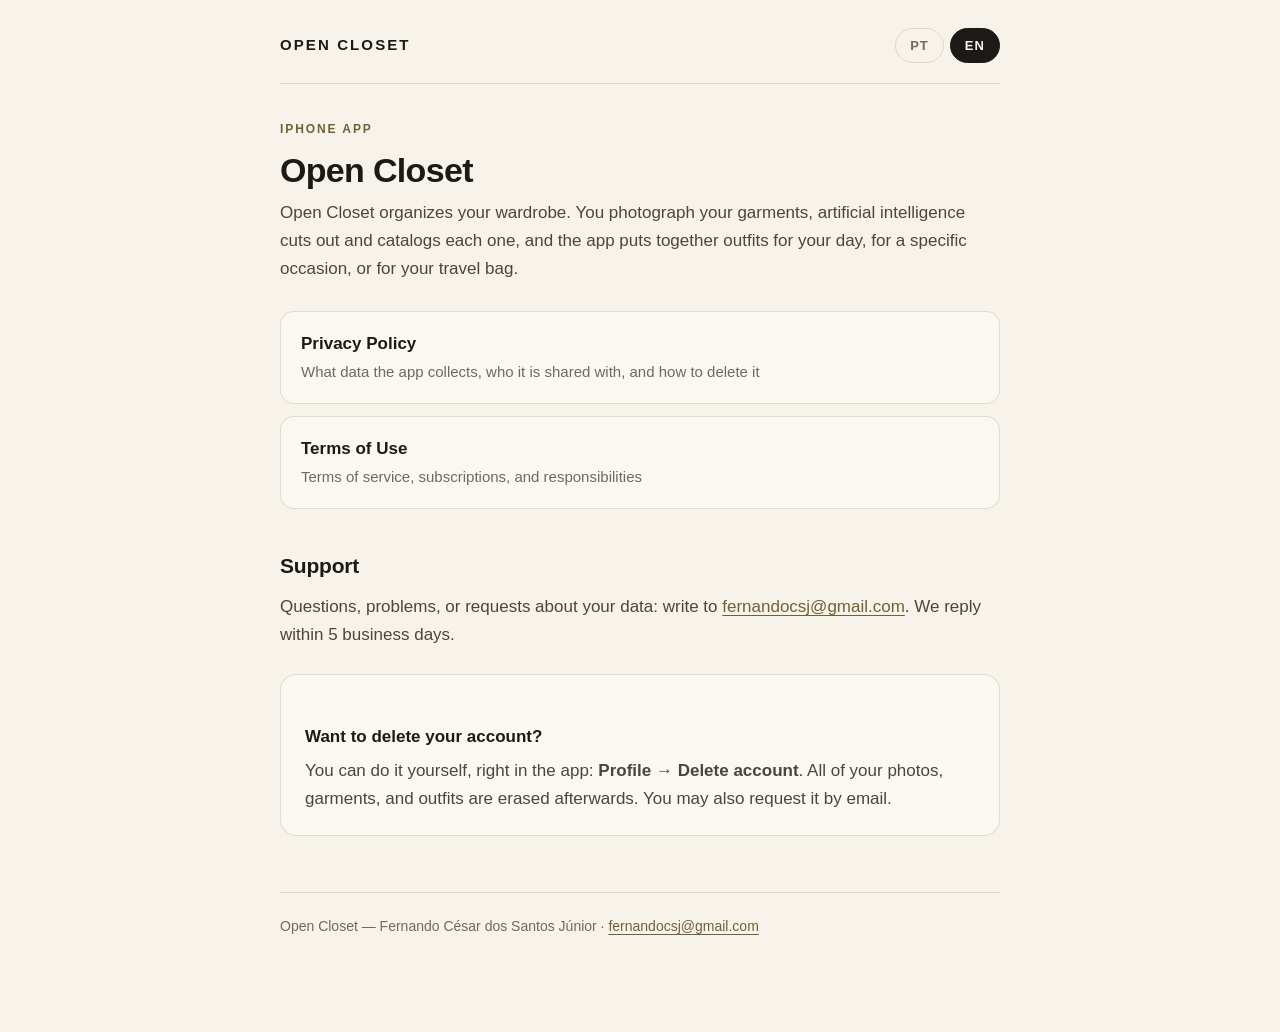
<file: index.html>
<!doctype html>
<html lang="pt-BR">
<head>
<meta charset="utf-8">
<meta name="viewport" content="width=device-width, initial-scale=1">
<title>Open Closet</title>
<link rel="stylesheet" href="style.css">
<script src="lang.js" defer></script>
</head>
<body>
<div class="wrap">

<header class="top">
  <a class="brand" href="./">Open Closet</a>
  <div class="langswitch">
    <button type="button" data-set="pt" aria-pressed="true">PT</button>
    <button type="button" data-set="en" aria-pressed="false">EN</button>
  </div>
</header>

<main>

<section data-lang="pt" class="is-active">
  <p class="eyebrow">Aplicativo para iPhone</p>
  <h1>Open Closet</h1>
  <p>O Open Closet organiza o seu guarda-roupa. Você fotografa as suas peças, a inteligência artificial recorta e cataloga cada uma, e o app monta looks para o seu dia, para uma ocasião específica ou para a sua mala de viagem.</p>

  <ul class="links">
    <li><a href="privacidade.html">Política de Privacidade<span>Quais dados o app coleta, com quem são compartilhados e como excluí-los</span></a></li>
    <li><a href="termos.html">Termos de Uso<span>Condições de uso, assinaturas e responsabilidades</span></a></li>
  </ul>

  <h2>Suporte</h2>
  <p>Dúvidas, problemas ou pedidos relacionados aos seus dados: escreva para <a href="mailto:fernandocsj@gmail.com">fernandocsj@gmail.com</a>. Respondemos em até 5 dias úteis.</p>

  <div class="card">
    <h3>Quer excluir a sua conta?</h3>
    <p>Você pode fazer isso sozinho, direto no app: <strong>Perfil → Excluir conta</strong>. Todas as suas fotos, peças e looks são apagados em seguida. Se preferir, peça por e-mail.</p>
  </div>
</section>

<section data-lang="en">
  <p class="eyebrow">iPhone app</p>
  <h1>Open Closet</h1>
  <p>Open Closet organizes your wardrobe. You photograph your garments, artificial intelligence cuts out and catalogs each one, and the app puts together outfits for your day, for a specific occasion, or for your travel bag.</p>

  <ul class="links">
    <li><a href="privacidade.html">Privacy Policy<span>What data the app collects, who it is shared with, and how to delete it</span></a></li>
    <li><a href="termos.html">Terms of Use<span>Terms of service, subscriptions, and responsibilities</span></a></li>
  </ul>

  <h2>Support</h2>
  <p>Questions, problems, or requests about your data: write to <a href="mailto:fernandocsj@gmail.com">fernandocsj@gmail.com</a>. We reply within 5 business days.</p>

  <div class="card">
    <h3>Want to delete your account?</h3>
    <p>You can do it yourself, right in the app: <strong>Profile → Delete account</strong>. All of your photos, garments, and outfits are erased afterwards. You may also request it by email.</p>
  </div>
</section>

</main>

<footer>
  <p>Open Closet — Fernando César dos Santos Júnior · <a href="mailto:fernandocsj@gmail.com">fernandocsj@gmail.com</a></p>
</footer>

</div>
</body>
</html>
</file>
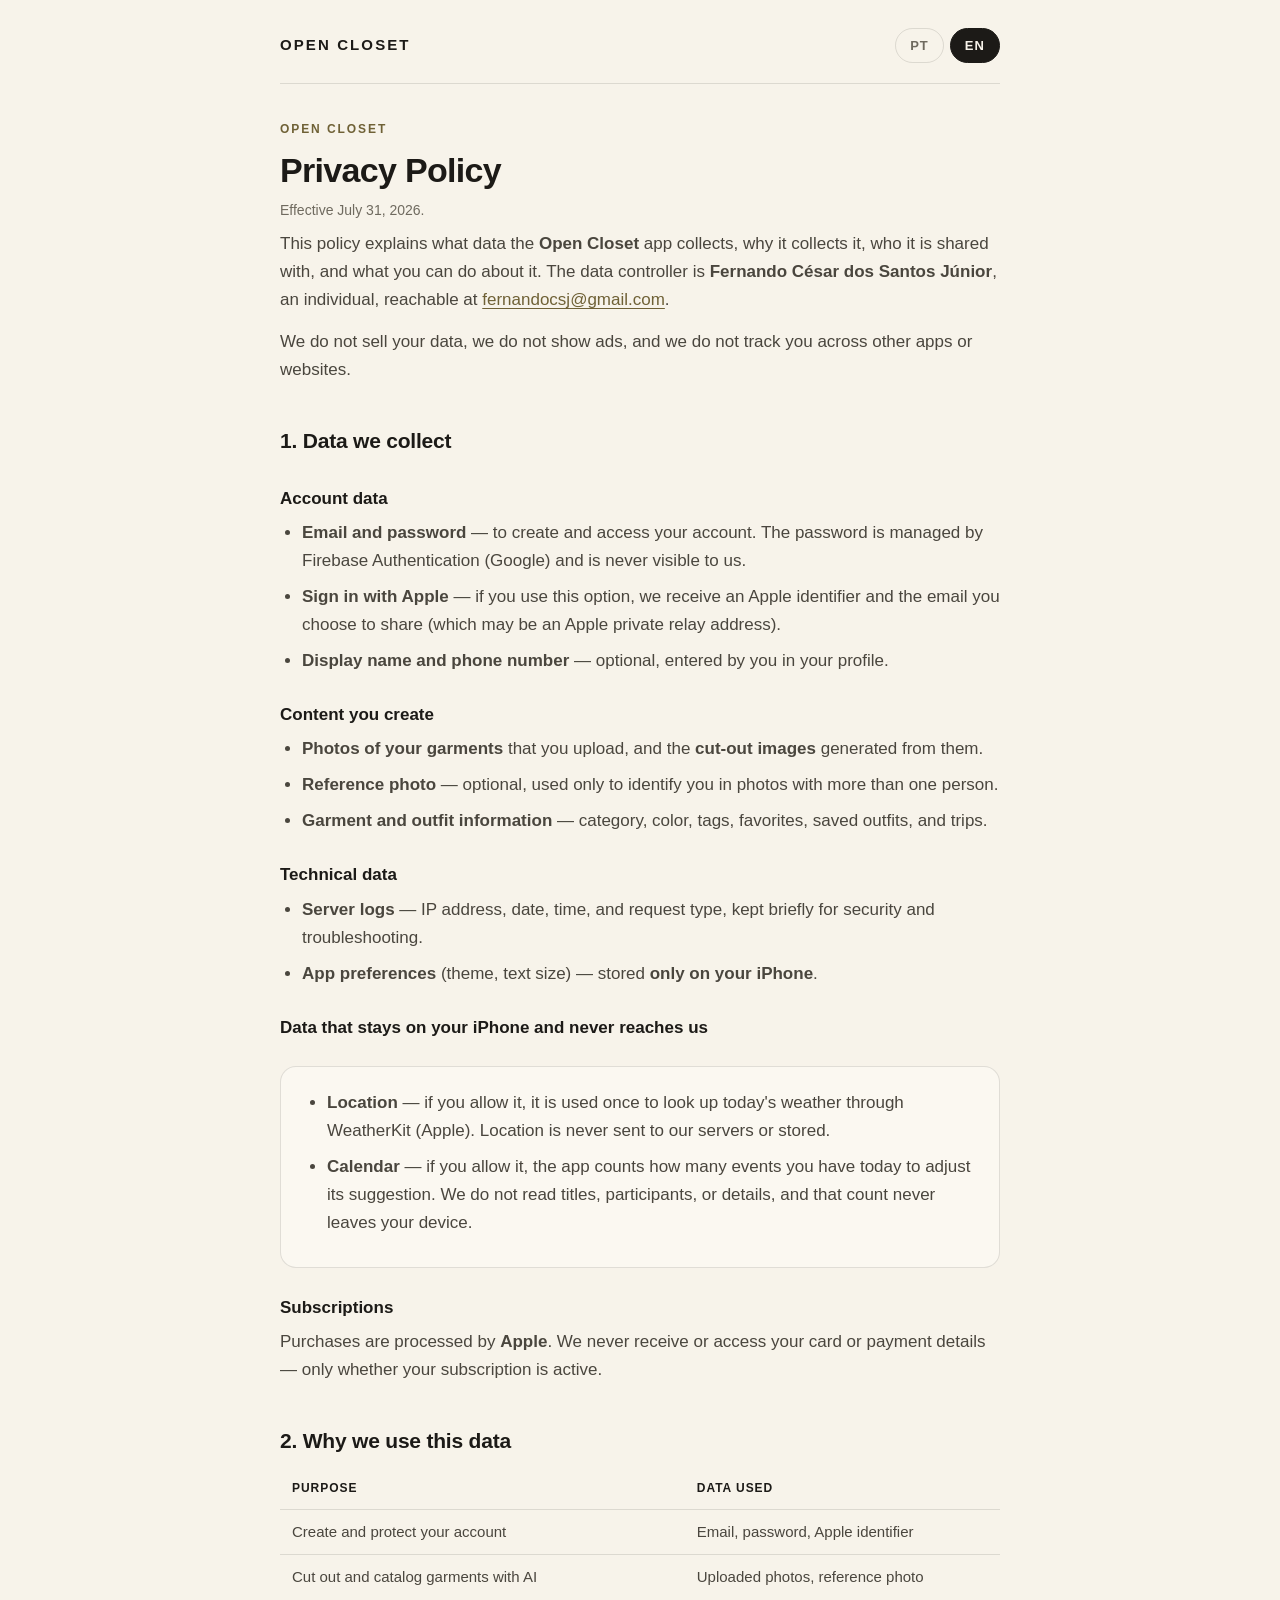
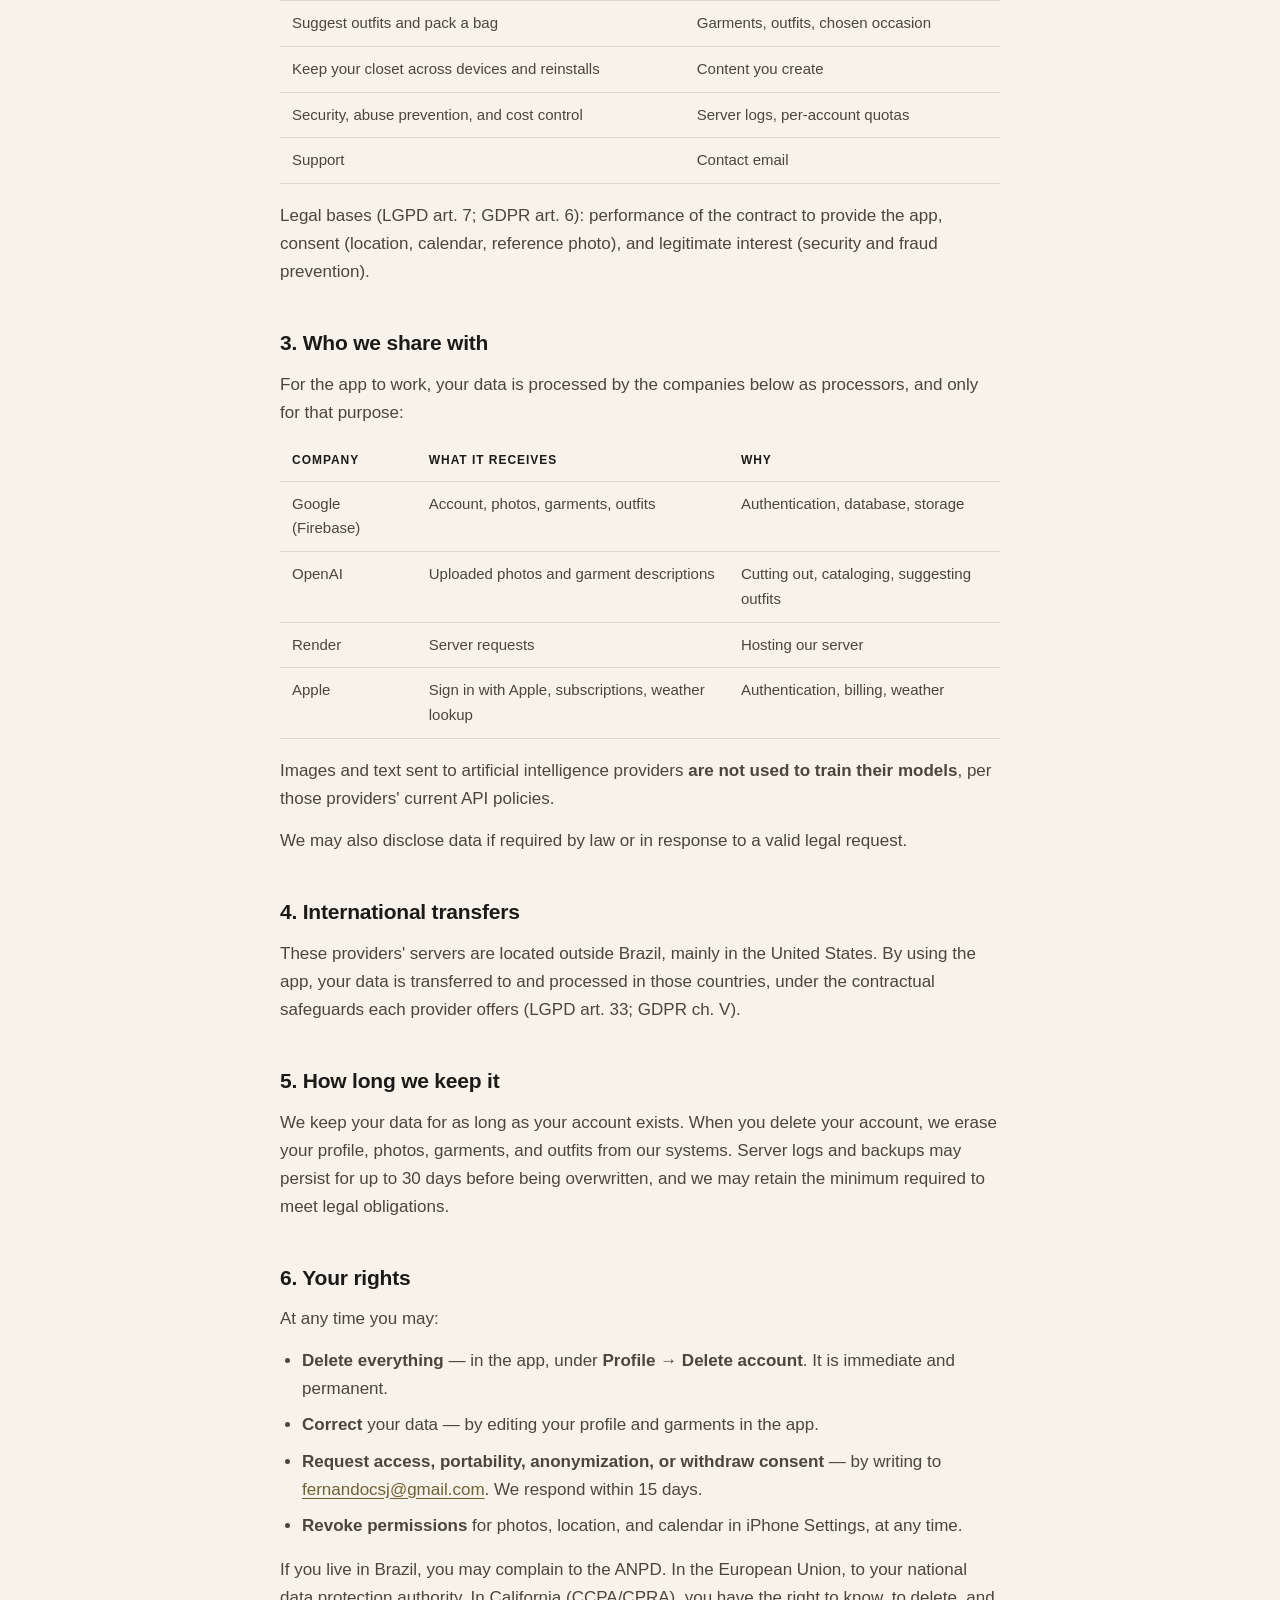
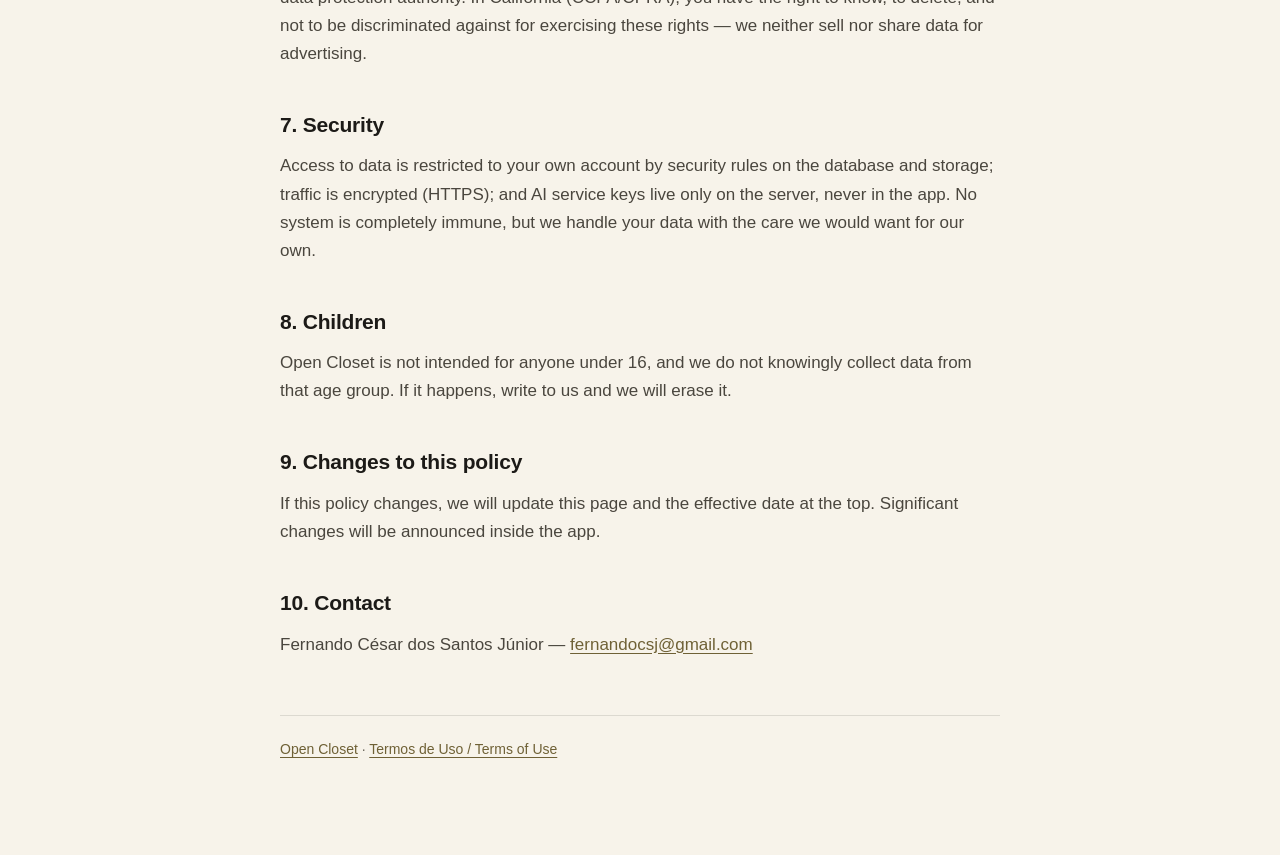
<file: privacidade.html>
<!doctype html>
<html lang="pt-BR">
<head>
<meta charset="utf-8">
<meta name="viewport" content="width=device-width, initial-scale=1">
<title>Política de Privacidade — Open Closet</title>
<link rel="stylesheet" href="style.css">
<script src="lang.js" defer></script>
</head>
<body>
<div class="wrap">

<header class="top">
  <a class="brand" href="./">Open Closet</a>
  <div class="langswitch">
    <button type="button" data-set="pt" aria-pressed="true">PT</button>
    <button type="button" data-set="en" aria-pressed="false">EN</button>
  </div>
</header>

<main>

<!-- ===================== PORTUGUÊS ===================== -->
<section data-lang="pt" class="is-active">
  <p class="eyebrow">Open Closet</p>
  <h1>Política de Privacidade</h1>
  <p class="updated">Vigente desde 31 de julho de 2026.</p>

  <p>Esta política explica quais dados o aplicativo <strong>Open Closet</strong> coleta, por que coleta, com quem compartilha e o que você pode fazer a respeito. O responsável pelo tratamento dos dados (controlador) é <strong>Fernando César dos Santos Júnior</strong>, pessoa física, contato <a href="mailto:fernandocsj@gmail.com">fernandocsj@gmail.com</a>.</p>

  <p>Nós não vendemos os seus dados, não exibimos publicidade e não rastreamos você em outros aplicativos ou sites.</p>

  <h2>1. Dados que coletamos</h2>

  <h3>Dados de conta</h3>
  <ul>
    <li><strong>E-mail e senha</strong> — para criar e acessar a sua conta. A senha é gerenciada pelo Firebase Authentication (Google) e nunca fica visível para nós.</li>
    <li><strong>Login com a Apple</strong> — se você usar esta opção, recebemos um identificador da Apple e o e-mail que você escolher informar (que pode ser um endereço privado de encaminhamento da Apple).</li>
    <li><strong>Nome de exibição e telefone</strong> — opcionais, preenchidos por você no perfil.</li>
  </ul>

  <h3>Conteúdo que você cria</h3>
  <ul>
    <li><strong>Fotos das suas peças de roupa</strong> que você envia, e as <strong>imagens recortadas</strong> geradas a partir delas.</li>
    <li><strong>Foto de referência</strong> — opcional, usada apenas para identificar você em fotos com mais de uma pessoa.</li>
    <li><strong>Informações das peças e looks</strong> — categoria, cor, etiquetas, favoritos, combinações salvas e viagens.</li>
  </ul>

  <h3>Dados técnicos</h3>
  <ul>
    <li><strong>Registros do servidor</strong> — endereço IP, data, hora e tipo de requisição, guardados por curto período para segurança e diagnóstico.</li>
    <li><strong>Preferências do app</strong> (tema, tamanho do texto) — ficam <strong>somente no seu iPhone</strong>.</li>
  </ul>

  <h3>Dados que ficam no seu iPhone e não chegam até nós</h3>
  <div class="card">
    <ul>
      <li><strong>Localização</strong> — se você autorizar, é usada uma única vez para consultar o clima de hoje através do WeatherKit (Apple). A localização não é enviada aos nossos servidores nem armazenada.</li>
      <li><strong>Calendário</strong> — se você autorizar, o app conta quantos compromissos você tem hoje para ajustar a sugestão. Nós não lemos títulos, participantes nem detalhes, e essa contagem não sai do aparelho.</li>
    </ul>
  </div>

  <h3>Assinaturas</h3>
  <p>As compras são processadas pela <strong>Apple</strong>. Não recebemos e não temos acesso ao seu cartão nem aos seus dados de pagamento — apenas ao estado da sua assinatura (ativa ou não).</p>

  <h2>2. Por que usamos esses dados</h2>
  <table>
    <tr><th>Finalidade</th><th>Dados usados</th></tr>
    <tr><td>Criar e proteger a sua conta</td><td>E-mail, senha, identificador Apple</td></tr>
    <tr><td>Recortar e catalogar as peças com IA</td><td>Fotos enviadas, foto de referência</td></tr>
    <tr><td>Sugerir looks e montar mala</td><td>Peças, looks, ocasião escolhida</td></tr>
    <tr><td>Guardar o seu closet entre aparelhos e reinstalações</td><td>Conteúdo que você cria</td></tr>
    <tr><td>Segurança, prevenção de abuso e controle de custo</td><td>Registros do servidor, cotas por conta</td></tr>
    <tr><td>Suporte</td><td>E-mail de contato</td></tr>
  </table>
  <p>Base legal (LGPD, art. 7º; GDPR, art. 6º): execução do contrato de uso do aplicativo, consentimento (localização, calendário, foto de referência) e legítimo interesse (segurança e prevenção de fraude).</p>

  <h2>3. Com quem compartilhamos</h2>
  <p>Para o app funcionar, os seus dados são processados pelas empresas abaixo, na condição de operadores, e apenas com essa finalidade:</p>
  <table>
    <tr><th>Empresa</th><th>O que recebe</th><th>Para quê</th></tr>
    <tr><td>Google (Firebase)</td><td>Conta, fotos, peças e looks</td><td>Autenticação, banco de dados e armazenamento</td></tr>
    <tr><td>OpenAI</td><td>Fotos enviadas e descrições das peças</td><td>Recortar, catalogar e sugerir looks</td></tr>
    <tr><td>Render</td><td>Requisições ao servidor</td><td>Hospedagem do nosso servidor</td></tr>
    <tr><td>Apple</td><td>Login com a Apple, assinaturas, consulta de clima</td><td>Autenticação, cobrança e previsão do tempo</td></tr>
  </table>
  <p>As imagens e textos enviados aos provedores de inteligência artificial <strong>não são usados para treinar os modelos deles</strong>, conforme as políticas de API vigentes desses provedores.</p>
  <p>Também podemos divulgar dados se a lei exigir ou para responder a uma ordem judicial válida.</p>

  <h2>4. Transferência internacional</h2>
  <p>Os servidores desses provedores ficam fora do Brasil, principalmente nos Estados Unidos. Ao usar o app, os seus dados são transferidos e processados nesses países, com as salvaguardas contratuais oferecidas por cada provedor (LGPD, art. 33; GDPR, cap. V).</p>

  <h2>5. Por quanto tempo guardamos</h2>
  <p>Guardamos os seus dados enquanto a sua conta existir. Quando você exclui a conta, apagamos o seu perfil, as suas fotos, as peças e os looks dos nossos sistemas. Registros de servidor e cópias de segurança podem persistir por até 30 dias antes de serem sobrescritos, e podemos reter o mínimo necessário para cumprir obrigações legais.</p>

  <h2>6. Os seus direitos</h2>
  <p>Você pode, a qualquer momento:</p>
  <ul>
    <li><strong>Excluir tudo</strong> — no app, em <strong>Perfil → Excluir conta</strong>. É imediato e definitivo.</li>
    <li><strong>Corrigir</strong> os seus dados — editando o perfil e as peças no próprio app.</li>
    <li><strong>Pedir acesso, portabilidade, anonimização ou revogar consentimento</strong> — escrevendo para <a href="mailto:fernandocsj@gmail.com">fernandocsj@gmail.com</a>. Respondemos em até 15 dias.</li>
    <li><strong>Retirar permissões</strong> de fotos, localização e calendário nos Ajustes do iPhone, a qualquer momento.</li>
  </ul>
  <p>Se você mora no Brasil, pode reclamar à ANPD. Na União Europeia, à autoridade de proteção de dados do seu país. Na Califórnia (CCPA/CPRA), você tem direito de saber, excluir e não ser discriminado por exercer esses direitos — não vendemos nem compartilhamos dados para publicidade.</p>

  <h2>7. Segurança</h2>
  <p>O acesso aos dados é restrito à sua conta por regras de segurança no banco de dados e no armazenamento; o tráfego é criptografado (HTTPS); e as chaves dos serviços de IA ficam apenas no servidor, nunca no aplicativo. Nenhum sistema é totalmente imune, mas tratamos os seus dados com o cuidado que esperaríamos para os nossos.</p>

  <h2>8. Crianças</h2>
  <p>O Open Closet não se destina a menores de 16 anos e não coletamos intencionalmente dados dessa faixa etária. Se isso acontecer, escreva para nós e apagaremos.</p>

  <h2>9. Mudanças nesta política</h2>
  <p>Se esta política mudar, atualizaremos esta página e a data de vigência no topo. Mudanças relevantes serão avisadas dentro do aplicativo.</p>

  <h2>10. Contato</h2>
  <p>Fernando César dos Santos Júnior — <a href="mailto:fernandocsj@gmail.com">fernandocsj@gmail.com</a></p>
</section>

<!-- ===================== ENGLISH ===================== -->
<section data-lang="en">
  <p class="eyebrow">Open Closet</p>
  <h1>Privacy Policy</h1>
  <p class="updated">Effective July 31, 2026.</p>

  <p>This policy explains what data the <strong>Open Closet</strong> app collects, why it collects it, who it is shared with, and what you can do about it. The data controller is <strong>Fernando César dos Santos Júnior</strong>, an individual, reachable at <a href="mailto:fernandocsj@gmail.com">fernandocsj@gmail.com</a>.</p>

  <p>We do not sell your data, we do not show ads, and we do not track you across other apps or websites.</p>

  <h2>1. Data we collect</h2>

  <h3>Account data</h3>
  <ul>
    <li><strong>Email and password</strong> — to create and access your account. The password is managed by Firebase Authentication (Google) and is never visible to us.</li>
    <li><strong>Sign in with Apple</strong> — if you use this option, we receive an Apple identifier and the email you choose to share (which may be an Apple private relay address).</li>
    <li><strong>Display name and phone number</strong> — optional, entered by you in your profile.</li>
  </ul>

  <h3>Content you create</h3>
  <ul>
    <li><strong>Photos of your garments</strong> that you upload, and the <strong>cut-out images</strong> generated from them.</li>
    <li><strong>Reference photo</strong> — optional, used only to identify you in photos with more than one person.</li>
    <li><strong>Garment and outfit information</strong> — category, color, tags, favorites, saved outfits, and trips.</li>
  </ul>

  <h3>Technical data</h3>
  <ul>
    <li><strong>Server logs</strong> — IP address, date, time, and request type, kept briefly for security and troubleshooting.</li>
    <li><strong>App preferences</strong> (theme, text size) — stored <strong>only on your iPhone</strong>.</li>
  </ul>

  <h3>Data that stays on your iPhone and never reaches us</h3>
  <div class="card">
    <ul>
      <li><strong>Location</strong> — if you allow it, it is used once to look up today's weather through WeatherKit (Apple). Location is never sent to our servers or stored.</li>
      <li><strong>Calendar</strong> — if you allow it, the app counts how many events you have today to adjust its suggestion. We do not read titles, participants, or details, and that count never leaves your device.</li>
    </ul>
  </div>

  <h3>Subscriptions</h3>
  <p>Purchases are processed by <strong>Apple</strong>. We never receive or access your card or payment details — only whether your subscription is active.</p>

  <h2>2. Why we use this data</h2>
  <table>
    <tr><th>Purpose</th><th>Data used</th></tr>
    <tr><td>Create and protect your account</td><td>Email, password, Apple identifier</td></tr>
    <tr><td>Cut out and catalog garments with AI</td><td>Uploaded photos, reference photo</td></tr>
    <tr><td>Suggest outfits and pack a bag</td><td>Garments, outfits, chosen occasion</td></tr>
    <tr><td>Keep your closet across devices and reinstalls</td><td>Content you create</td></tr>
    <tr><td>Security, abuse prevention, and cost control</td><td>Server logs, per-account quotas</td></tr>
    <tr><td>Support</td><td>Contact email</td></tr>
  </table>
  <p>Legal bases (LGPD art. 7; GDPR art. 6): performance of the contract to provide the app, consent (location, calendar, reference photo), and legitimate interest (security and fraud prevention).</p>

  <h2>3. Who we share with</h2>
  <p>For the app to work, your data is processed by the companies below as processors, and only for that purpose:</p>
  <table>
    <tr><th>Company</th><th>What it receives</th><th>Why</th></tr>
    <tr><td>Google (Firebase)</td><td>Account, photos, garments, outfits</td><td>Authentication, database, storage</td></tr>
    <tr><td>OpenAI</td><td>Uploaded photos and garment descriptions</td><td>Cutting out, cataloging, suggesting outfits</td></tr>
    <tr><td>Render</td><td>Server requests</td><td>Hosting our server</td></tr>
    <tr><td>Apple</td><td>Sign in with Apple, subscriptions, weather lookup</td><td>Authentication, billing, weather</td></tr>
  </table>
  <p>Images and text sent to artificial intelligence providers <strong>are not used to train their models</strong>, per those providers' current API policies.</p>
  <p>We may also disclose data if required by law or in response to a valid legal request.</p>

  <h2>4. International transfers</h2>
  <p>These providers' servers are located outside Brazil, mainly in the United States. By using the app, your data is transferred to and processed in those countries, under the contractual safeguards each provider offers (LGPD art. 33; GDPR ch. V).</p>

  <h2>5. How long we keep it</h2>
  <p>We keep your data for as long as your account exists. When you delete your account, we erase your profile, photos, garments, and outfits from our systems. Server logs and backups may persist for up to 30 days before being overwritten, and we may retain the minimum required to meet legal obligations.</p>

  <h2>6. Your rights</h2>
  <p>At any time you may:</p>
  <ul>
    <li><strong>Delete everything</strong> — in the app, under <strong>Profile → Delete account</strong>. It is immediate and permanent.</li>
    <li><strong>Correct</strong> your data — by editing your profile and garments in the app.</li>
    <li><strong>Request access, portability, anonymization, or withdraw consent</strong> — by writing to <a href="mailto:fernandocsj@gmail.com">fernandocsj@gmail.com</a>. We respond within 15 days.</li>
    <li><strong>Revoke permissions</strong> for photos, location, and calendar in iPhone Settings, at any time.</li>
  </ul>
  <p>If you live in Brazil, you may complain to the ANPD. In the European Union, to your national data protection authority. In California (CCPA/CPRA), you have the right to know, to delete, and not to be discriminated against for exercising these rights — we neither sell nor share data for advertising.</p>

  <h2>7. Security</h2>
  <p>Access to data is restricted to your own account by security rules on the database and storage; traffic is encrypted (HTTPS); and AI service keys live only on the server, never in the app. No system is completely immune, but we handle your data with the care we would want for our own.</p>

  <h2>8. Children</h2>
  <p>Open Closet is not intended for anyone under 16, and we do not knowingly collect data from that age group. If it happens, write to us and we will erase it.</p>

  <h2>9. Changes to this policy</h2>
  <p>If this policy changes, we will update this page and the effective date at the top. Significant changes will be announced inside the app.</p>

  <h2>10. Contact</h2>
  <p>Fernando César dos Santos Júnior — <a href="mailto:fernandocsj@gmail.com">fernandocsj@gmail.com</a></p>
</section>

</main>

<footer>
  <p><a href="./">Open Closet</a> · <a href="termos.html">Termos de Uso / Terms of Use</a></p>
</footer>

</div>
</body>
</html>
</file>
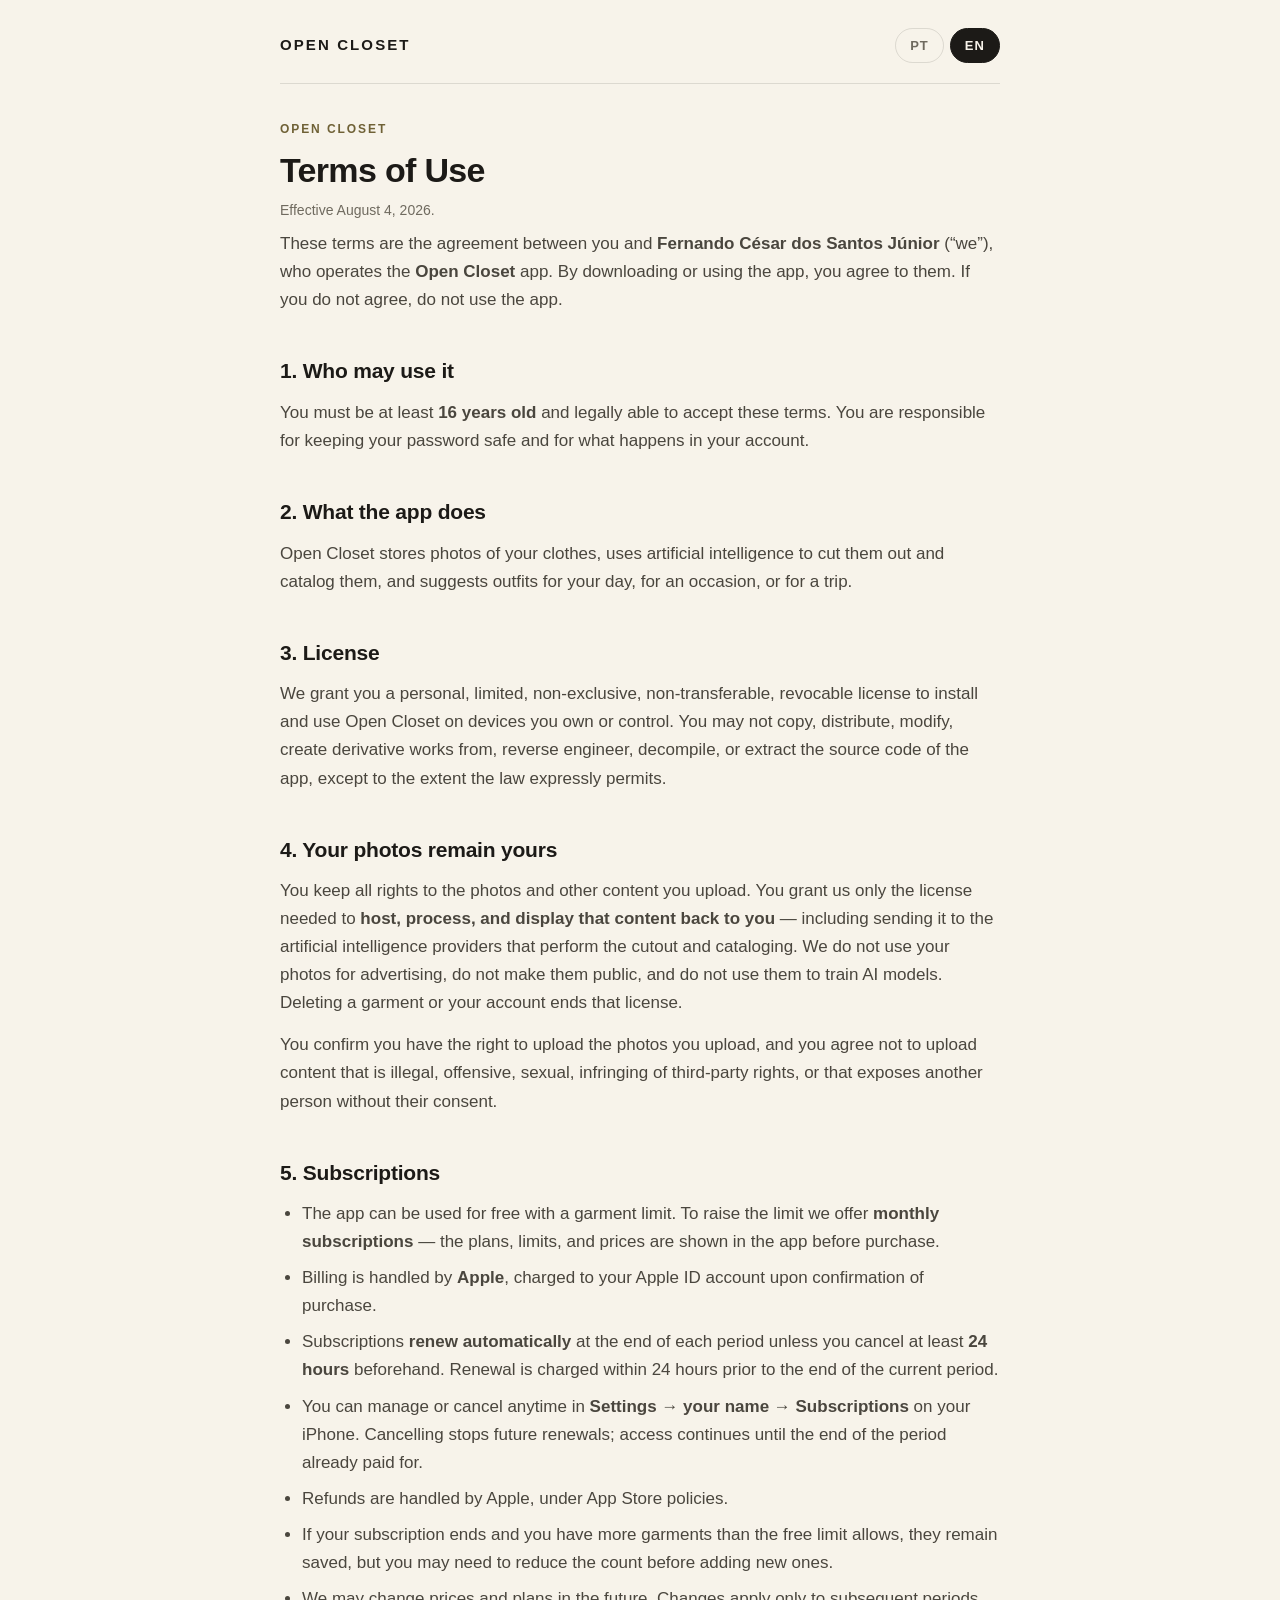
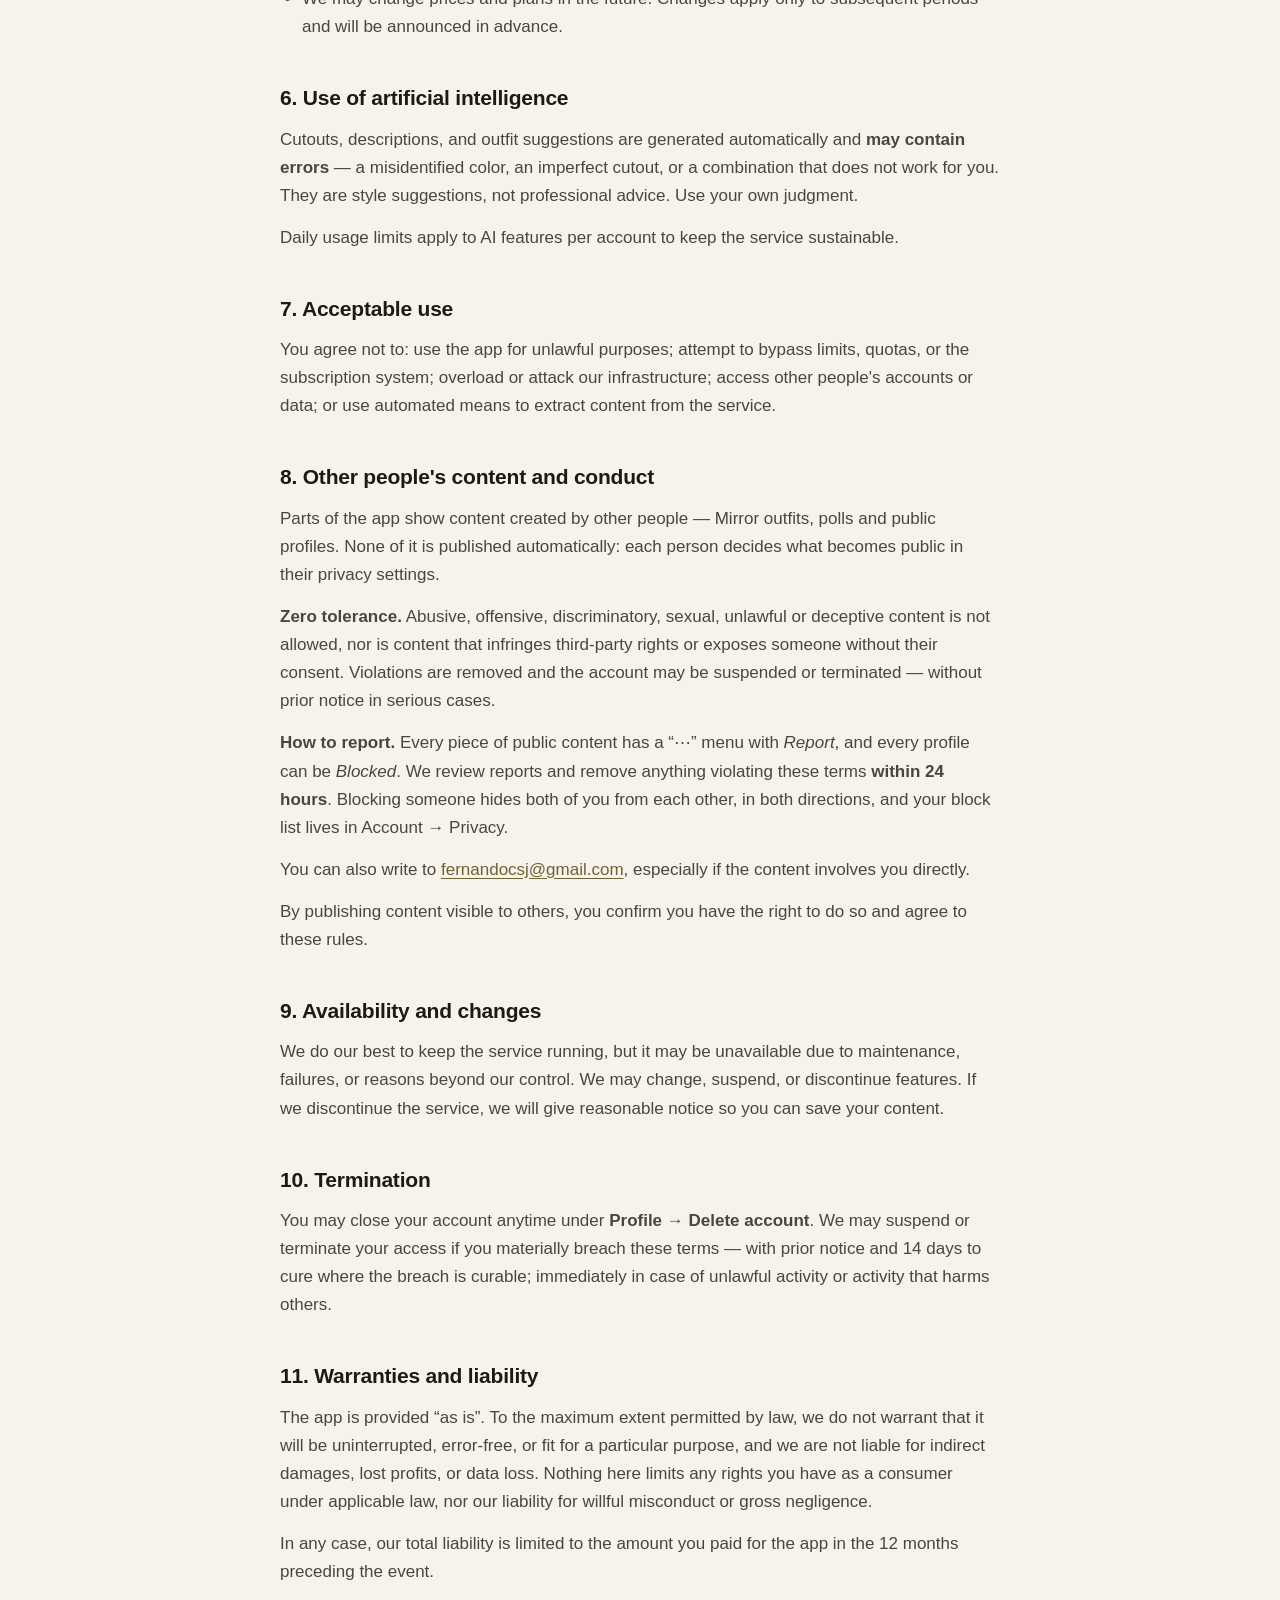
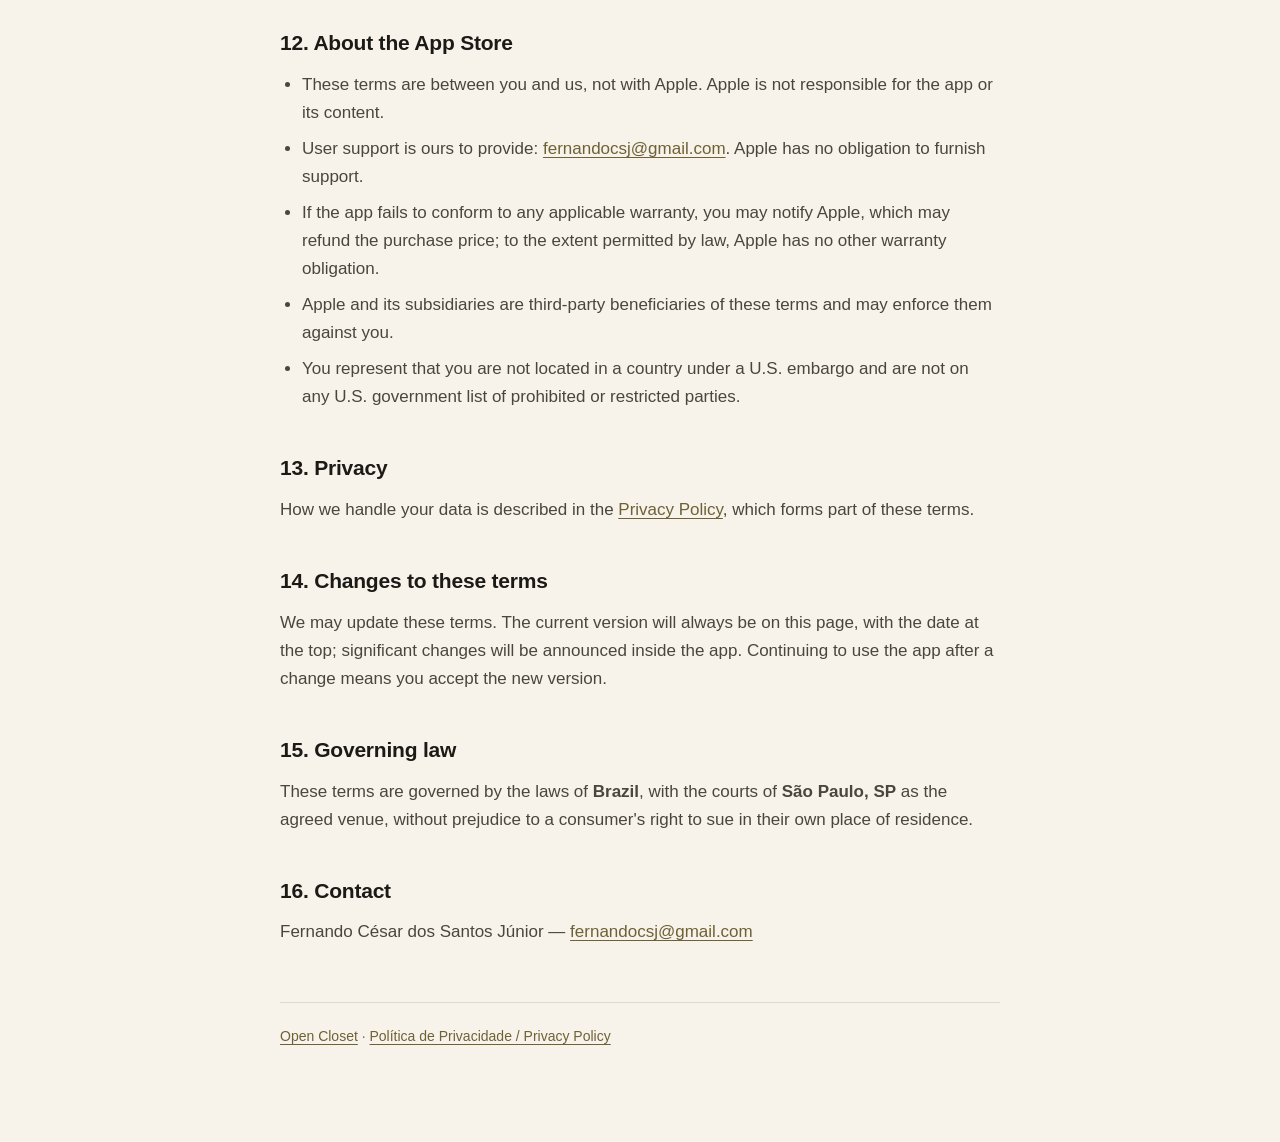
<file: termos.html>
<!doctype html>
<html lang="pt-BR">
<head>
<meta charset="utf-8">
<meta name="viewport" content="width=device-width, initial-scale=1">
<title>Termos de Uso — Open Closet</title>
<link rel="stylesheet" href="style.css">
<script src="lang.js" defer></script>
</head>
<body>
<div class="wrap">

<header class="top">
  <a class="brand" href="./">Open Closet</a>
  <div class="langswitch">
    <button type="button" data-set="pt" aria-pressed="true">PT</button>
    <button type="button" data-set="en" aria-pressed="false">EN</button>
  </div>
</header>

<main>

<!-- ===================== PORTUGUÊS ===================== -->
<section data-lang="pt" class="is-active">
  <p class="eyebrow">Open Closet</p>
  <h1>Termos de Uso</h1>
  <p class="updated">Vigente desde 4 de agosto de 2026.</p>

  <p>Estes termos são o contrato entre você e <strong>Fernando César dos Santos Júnior</strong> (“nós”), responsável pelo aplicativo <strong>Open Closet</strong>. Ao baixar ou usar o app, você concorda com eles. Se não concordar, não use o aplicativo.</p>

  <h2>1. Quem pode usar</h2>
  <p>Você precisa ter pelo menos <strong>16 anos</strong> e capacidade legal para aceitar estes termos. Você é responsável por manter a sua senha em segurança e pelo que acontece na sua conta.</p>

  <h2>2. O que o aplicativo faz</h2>
  <p>O Open Closet guarda as fotos das suas roupas, usa inteligência artificial para recortá-las e catalogá-las, e sugere combinações de looks para o dia, para uma ocasião ou para uma viagem.</p>

  <h2>3. Licença de uso</h2>
  <p>Concedemos a você uma licença pessoal, limitada, não exclusiva, intransferível e revogável para instalar e usar o Open Closet em aparelhos que você possui ou controla. Você não pode copiar, distribuir, modificar, criar obras derivadas, fazer engenharia reversa, descompilar ou extrair o código-fonte do aplicativo, exceto no que a lei expressamente permitir.</p>

  <h2>4. As suas fotos continuam suas</h2>
  <p>Você mantém todos os direitos sobre as fotos e demais conteúdos que envia. Você nos concede apenas a licença necessária para <strong>hospedar, processar e exibir esse conteúdo a você</strong> — inclusive enviá-lo aos provedores de inteligência artificial que fazem o recorte e a catalogação. Não usamos as suas fotos para publicidade, não as tornamos públicas e não as usamos para treinar modelos de IA. Ao excluir uma peça ou a sua conta, essa licença termina.</p>
  <p>Você declara que tem o direito de enviar as fotos que envia, e concorda em não enviar conteúdo ilegal, ofensivo, sexual, que viole direitos de terceiros ou que exponha outra pessoa sem o consentimento dela.</p>

  <h2>5. Assinaturas</h2>
  <ul>
    <li>O app pode ser usado de graça com um limite de peças. Para ampliar o limite, oferecemos <strong>assinaturas mensais</strong> — os planos, os limites e os preços aparecem no próprio aplicativo antes da compra.</li>
    <li>A cobrança é feita pela <strong>Apple</strong>, na conta do seu Apple ID, no momento da confirmação da compra.</li>
    <li>A assinatura <strong>renova automaticamente</strong> ao fim de cada período, a menos que você cancele com pelo menos <strong>24 horas de antecedência</strong>. A renovação é cobrada nas 24 horas anteriores ao fim do período vigente.</li>
    <li>Você pode gerenciar ou cancelar a qualquer momento em <strong>Ajustes → seu nome → Assinaturas</strong>, no iPhone. Cancelar interrompe as renovações futuras; o acesso continua até o fim do período já pago.</li>
    <li>Reembolsos são tratados pela Apple, conforme as políticas da App Store.</li>
    <li>Se você deixar de assinar e tiver mais peças do que o limite gratuito permite, elas continuam salvas, mas pode ser necessário reduzir a quantidade para adicionar peças novas.</li>
    <li>Podemos alterar preços e planos no futuro. Mudanças valem apenas para períodos seguintes e serão avisadas com antecedência.</li>
  </ul>

  <h2>6. Uso da inteligência artificial</h2>
  <p>Os recortes, as descrições e as sugestões de look são gerados automaticamente e <strong>podem conter erros</strong> — uma cor identificada errada, um recorte imperfeito ou uma combinação que não faz sentido para você. São sugestões de estilo, não recomendações profissionais. Use o seu julgamento.</p>
  <p>Há limites diários de uso das funções de IA por conta, para manter o serviço sustentável.</p>

  <h2>7. Uso aceitável</h2>
  <p>Você concorda em não: usar o app para fins ilegais; tentar burlar limites, cotas ou o sistema de assinatura; sobrecarregar ou atacar a nossa infraestrutura; acessar contas ou dados de outras pessoas; ou usar meios automatizados para extrair conteúdo do serviço.</p>

  <h2>8. Conteúdo de outras pessoas e convivência</h2>
  <p>Partes do aplicativo mostram conteúdo criado por outras pessoas — montagens no Espelho, enquetes e perfis públicos. Nada disso é publicado automaticamente: cada pessoa decide o que torna público nos ajustes de privacidade.</p>
  <p><strong>Tolerância zero.</strong> Não é permitido publicar conteúdo abusivo, ofensivo, discriminatório, sexual, ilegal, enganoso, que viole direitos de terceiros ou que exponha alguém sem consentimento. Quem descumprir tem o conteúdo removido e pode ter a conta suspensa ou encerrada, sem aviso prévio nos casos graves.</p>
  <p><strong>Como denunciar.</strong> Todo conteúdo público tem um menu “⋯” com a opção <em>Denunciar</em>, e todo perfil pode ser <em>Bloqueado</em>. Analisamos as denúncias e removemos o que violar estes termos <strong>em até 24 horas</strong>. Bloquear alguém faz com que vocês deixem de se ver no app, nos dois sentidos, e a lista de bloqueados fica em Conta → Privacidade.</p>
  <p>Você também pode escrever para <a href="mailto:fernandocsj@gmail.com">fernandocsj@gmail.com</a> — em especial se o conteúdo envolver você diretamente.</p>
  <p>Ao publicar conteúdo visível a outras pessoas, você declara ter o direito de fazê-lo e concorda com estas regras de convivência.</p>

  <h2>9. Disponibilidade e mudanças</h2>
  <p>Fazemos o possível para manter o serviço no ar, mas ele pode ficar indisponível por manutenção, falhas ou motivos fora do nosso controle. Podemos alterar, suspender ou encerrar funcionalidades. Se formos descontinuar o serviço, avisaremos com antecedência razoável para que você possa salvar o seu conteúdo.</p>

  <h2>10. Encerramento</h2>
  <p>Você pode encerrar a sua conta quando quiser, em <strong>Perfil → Excluir conta</strong>. Podemos suspender ou encerrar o seu acesso se você violar estes termos de forma relevante — com aviso prévio e 14 dias para corrigir, quando a violação for corrigível; imediatamente, em caso de atividade ilegal ou que prejudique outras pessoas.</p>

  <h2>11. Garantias e responsabilidade</h2>
  <p>O aplicativo é fornecido “no estado em que se encontra”. Na máxima extensão permitida pela lei, não garantimos que ele será ininterrupto, livre de erros ou adequado a um fim específico, e não respondemos por danos indiretos, lucros cessantes ou perda de dados. Nada aqui limita direitos que você tenha como consumidor pelo Código de Defesa do Consumidor ou por outra lei aplicável, nem a nossa responsabilidade por dolo ou culpa grave.</p>
  <p>Em qualquer hipótese, a nossa responsabilidade total fica limitada ao valor que você pagou pelo aplicativo nos 12 meses anteriores ao fato.</p>

  <h2>12. Sobre a App Store</h2>
  <ul>
    <li>Estes termos são entre você e nós, não com a Apple. A Apple não é responsável pelo aplicativo nem pelo seu conteúdo.</li>
    <li>O suporte ao usuário é nosso: <a href="mailto:fernandocsj@gmail.com">fernandocsj@gmail.com</a>. A Apple não tem obrigação de prestar suporte.</li>
    <li>Se o aplicativo não estiver em conformidade com alguma garantia aplicável, você pode notificar a Apple, que poderá reembolsar o preço de compra; no limite da lei, a Apple não tem outra obrigação de garantia.</li>
    <li>A Apple e suas subsidiárias são beneficiárias terceiras destes termos e podem exigi-los perante você.</li>
    <li>Você declara não estar em país sob embargo dos Estados Unidos nem em lista de partes proibidas do governo norte-americano.</li>
  </ul>

  <h2>13. Privacidade</h2>
  <p>O tratamento dos seus dados está descrito na <a href="privacidade.html">Política de Privacidade</a>, que faz parte destes termos.</p>

  <h2>14. Alterações destes termos</h2>
  <p>Podemos atualizar estes termos. A versão vigente estará sempre nesta página, com a data no topo; mudanças relevantes serão avisadas dentro do aplicativo. Continuar usando o app depois da mudança significa que você aceitou a nova versão.</p>

  <h2>15. Lei aplicável</h2>
  <p>Estes termos são regidos pelas leis do <strong>Brasil</strong>. Fica eleito o foro da comarca de <strong>São Paulo/SP</strong>, ressalvado o direito do consumidor de acionar o foro do seu domicílio.</p>

  <h2>16. Contato</h2>
  <p>Fernando César dos Santos Júnior — <a href="mailto:fernandocsj@gmail.com">fernandocsj@gmail.com</a></p>
</section>

<!-- ===================== ENGLISH ===================== -->
<section data-lang="en">
  <p class="eyebrow">Open Closet</p>
  <h1>Terms of Use</h1>
  <p class="updated">Effective August 4, 2026.</p>

  <p>These terms are the agreement between you and <strong>Fernando César dos Santos Júnior</strong> (“we”), who operates the <strong>Open Closet</strong> app. By downloading or using the app, you agree to them. If you do not agree, do not use the app.</p>

  <h2>1. Who may use it</h2>
  <p>You must be at least <strong>16 years old</strong> and legally able to accept these terms. You are responsible for keeping your password safe and for what happens in your account.</p>

  <h2>2. What the app does</h2>
  <p>Open Closet stores photos of your clothes, uses artificial intelligence to cut them out and catalog them, and suggests outfits for your day, for an occasion, or for a trip.</p>

  <h2>3. License</h2>
  <p>We grant you a personal, limited, non-exclusive, non-transferable, revocable license to install and use Open Closet on devices you own or control. You may not copy, distribute, modify, create derivative works from, reverse engineer, decompile, or extract the source code of the app, except to the extent the law expressly permits.</p>

  <h2>4. Your photos remain yours</h2>
  <p>You keep all rights to the photos and other content you upload. You grant us only the license needed to <strong>host, process, and display that content back to you</strong> — including sending it to the artificial intelligence providers that perform the cutout and cataloging. We do not use your photos for advertising, do not make them public, and do not use them to train AI models. Deleting a garment or your account ends that license.</p>
  <p>You confirm you have the right to upload the photos you upload, and you agree not to upload content that is illegal, offensive, sexual, infringing of third-party rights, or that exposes another person without their consent.</p>

  <h2>5. Subscriptions</h2>
  <ul>
    <li>The app can be used for free with a garment limit. To raise the limit we offer <strong>monthly subscriptions</strong> — the plans, limits, and prices are shown in the app before purchase.</li>
    <li>Billing is handled by <strong>Apple</strong>, charged to your Apple ID account upon confirmation of purchase.</li>
    <li>Subscriptions <strong>renew automatically</strong> at the end of each period unless you cancel at least <strong>24 hours</strong> beforehand. Renewal is charged within 24 hours prior to the end of the current period.</li>
    <li>You can manage or cancel anytime in <strong>Settings → your name → Subscriptions</strong> on your iPhone. Cancelling stops future renewals; access continues until the end of the period already paid for.</li>
    <li>Refunds are handled by Apple, under App Store policies.</li>
    <li>If your subscription ends and you have more garments than the free limit allows, they remain saved, but you may need to reduce the count before adding new ones.</li>
    <li>We may change prices and plans in the future. Changes apply only to subsequent periods and will be announced in advance.</li>
  </ul>

  <h2>6. Use of artificial intelligence</h2>
  <p>Cutouts, descriptions, and outfit suggestions are generated automatically and <strong>may contain errors</strong> — a misidentified color, an imperfect cutout, or a combination that does not work for you. They are style suggestions, not professional advice. Use your own judgment.</p>
  <p>Daily usage limits apply to AI features per account to keep the service sustainable.</p>

  <h2>7. Acceptable use</h2>
  <p>You agree not to: use the app for unlawful purposes; attempt to bypass limits, quotas, or the subscription system; overload or attack our infrastructure; access other people's accounts or data; or use automated means to extract content from the service.</p>

  <h2>8. Other people's content and conduct</h2>
  <p>Parts of the app show content created by other people — Mirror outfits, polls and public profiles. None of it is published automatically: each person decides what becomes public in their privacy settings.</p>
  <p><strong>Zero tolerance.</strong> Abusive, offensive, discriminatory, sexual, unlawful or deceptive content is not allowed, nor is content that infringes third-party rights or exposes someone without their consent. Violations are removed and the account may be suspended or terminated — without prior notice in serious cases.</p>
  <p><strong>How to report.</strong> Every piece of public content has a “⋯” menu with <em>Report</em>, and every profile can be <em>Blocked</em>. We review reports and remove anything violating these terms <strong>within 24 hours</strong>. Blocking someone hides both of you from each other, in both directions, and your block list lives in Account → Privacy.</p>
  <p>You can also write to <a href="mailto:fernandocsj@gmail.com">fernandocsj@gmail.com</a>, especially if the content involves you directly.</p>
  <p>By publishing content visible to others, you confirm you have the right to do so and agree to these rules.</p>

  <h2>9. Availability and changes</h2>
  <p>We do our best to keep the service running, but it may be unavailable due to maintenance, failures, or reasons beyond our control. We may change, suspend, or discontinue features. If we discontinue the service, we will give reasonable notice so you can save your content.</p>

  <h2>10. Termination</h2>
  <p>You may close your account anytime under <strong>Profile → Delete account</strong>. We may suspend or terminate your access if you materially breach these terms — with prior notice and 14 days to cure where the breach is curable; immediately in case of unlawful activity or activity that harms others.</p>

  <h2>11. Warranties and liability</h2>
  <p>The app is provided “as is”. To the maximum extent permitted by law, we do not warrant that it will be uninterrupted, error-free, or fit for a particular purpose, and we are not liable for indirect damages, lost profits, or data loss. Nothing here limits any rights you have as a consumer under applicable law, nor our liability for willful misconduct or gross negligence.</p>
  <p>In any case, our total liability is limited to the amount you paid for the app in the 12 months preceding the event.</p>

  <h2>12. About the App Store</h2>
  <ul>
    <li>These terms are between you and us, not with Apple. Apple is not responsible for the app or its content.</li>
    <li>User support is ours to provide: <a href="mailto:fernandocsj@gmail.com">fernandocsj@gmail.com</a>. Apple has no obligation to furnish support.</li>
    <li>If the app fails to conform to any applicable warranty, you may notify Apple, which may refund the purchase price; to the extent permitted by law, Apple has no other warranty obligation.</li>
    <li>Apple and its subsidiaries are third-party beneficiaries of these terms and may enforce them against you.</li>
    <li>You represent that you are not located in a country under a U.S. embargo and are not on any U.S. government list of prohibited or restricted parties.</li>
  </ul>

  <h2>13. Privacy</h2>
  <p>How we handle your data is described in the <a href="privacidade.html">Privacy Policy</a>, which forms part of these terms.</p>

  <h2>14. Changes to these terms</h2>
  <p>We may update these terms. The current version will always be on this page, with the date at the top; significant changes will be announced inside the app. Continuing to use the app after a change means you accept the new version.</p>

  <h2>15. Governing law</h2>
  <p>These terms are governed by the laws of <strong>Brazil</strong>, with the courts of <strong>São Paulo, SP</strong> as the agreed venue, without prejudice to a consumer's right to sue in their own place of residence.</p>

  <h2>16. Contact</h2>
  <p>Fernando César dos Santos Júnior — <a href="mailto:fernandocsj@gmail.com">fernandocsj@gmail.com</a></p>
</section>

</main>

<footer>
  <p><a href="./">Open Closet</a> · <a href="privacidade.html">Política de Privacidade / Privacy Policy</a></p>
</footer>

</div>
</body>
</html>
</file>
<file: style.css>
:root {
  --paper: #f7f3ea;
  --sheet: #fbf8f1;
  --ink: #1c1a17;
  --stone: #4a463e;
  --taupe: #6f6a5f;
  --gold: #6f6136;
  --line: rgba(28, 26, 23, 0.12);
}

@media (prefers-color-scheme: dark) {
  :root {
    --paper: #171613;
    --sheet: #1f1e1a;
    --ink: #f2eee5;
    --stone: #cfc9bd;
    --taupe: #9a9284;
    --gold: #c8ab63;
    --line: rgba(242, 238, 229, 0.14);
  }
}

* { box-sizing: border-box; }

body {
  margin: 0;
  padding: 0 20px 80px;
  background: var(--paper);
  color: var(--stone);
  font-family: -apple-system, BlinkMacSystemFont, "Segoe UI", Roboto, Helvetica, Arial, sans-serif;
  font-size: 17px;
  line-height: 1.65;
  -webkit-text-size-adjust: 100%;
}

.wrap { max-width: 720px; margin: 0 auto; }

header.top {
  display: flex;
  align-items: center;
  justify-content: space-between;
  gap: 16px;
  flex-wrap: wrap;
  padding: 28px 0 20px;
  border-bottom: 1px solid var(--line);
  margin-bottom: 36px;
}

.brand {
  font-size: 15px;
  font-weight: 700;
  letter-spacing: 0.14em;
  text-transform: uppercase;
  color: var(--ink);
  text-decoration: none;
}

.langswitch { display: flex; gap: 6px; }

.langswitch button {
  font: inherit;
  font-size: 13px;
  font-weight: 600;
  letter-spacing: 0.08em;
  padding: 6px 14px;
  border-radius: 999px;
  border: 1px solid var(--line);
  background: transparent;
  color: var(--taupe);
  cursor: pointer;
}

.langswitch button[aria-pressed="true"] {
  background: var(--ink);
  border-color: var(--ink);
  color: var(--paper);
}

h1 {
  color: var(--ink);
  font-size: 34px;
  line-height: 1.2;
  letter-spacing: -0.02em;
  margin: 0 0 8px;
}

h2 {
  color: var(--ink);
  font-size: 21px;
  letter-spacing: -0.01em;
  margin: 40px 0 10px;
}

h3 { color: var(--ink); font-size: 17px; margin: 26px 0 6px; }

.eyebrow {
  font-size: 12px;
  font-weight: 700;
  letter-spacing: 0.16em;
  text-transform: uppercase;
  color: var(--gold);
  margin: 0 0 10px;
}

.updated { color: var(--taupe); font-size: 14px; margin: 0 0 8px; }

p { margin: 0 0 14px; }

ul { margin: 0 0 16px; padding-left: 22px; }
li { margin-bottom: 8px; }

a { color: var(--gold); text-decoration: underline; text-underline-offset: 3px; }

.card {
  background: var(--sheet);
  border: 1px solid var(--line);
  border-radius: 16px;
  padding: 22px 24px;
  margin: 24px 0;
}

.card p:last-child, .card ul:last-child { margin-bottom: 0; }

.links { list-style: none; padding: 0; margin: 28px 0 0; }

.links li { margin-bottom: 12px; }

.links a {
  display: block;
  background: var(--sheet);
  border: 1px solid var(--line);
  border-radius: 14px;
  padding: 18px 20px;
  color: var(--ink);
  text-decoration: none;
  font-weight: 600;
}

.links a span {
  display: block;
  font-weight: 400;
  font-size: 15px;
  color: var(--taupe);
  margin-top: 2px;
}

table { width: 100%; border-collapse: collapse; margin: 0 0 18px; font-size: 15px; }
th, td { text-align: left; padding: 10px 12px; border-bottom: 1px solid var(--line); vertical-align: top; }
th { color: var(--ink); font-size: 12px; letter-spacing: 0.08em; text-transform: uppercase; }

footer {
  margin-top: 56px;
  padding-top: 22px;
  border-top: 1px solid var(--line);
  color: var(--taupe);
  font-size: 14px;
}

[data-lang] { display: none; }
[data-lang].is-active { display: block; }
</file>
